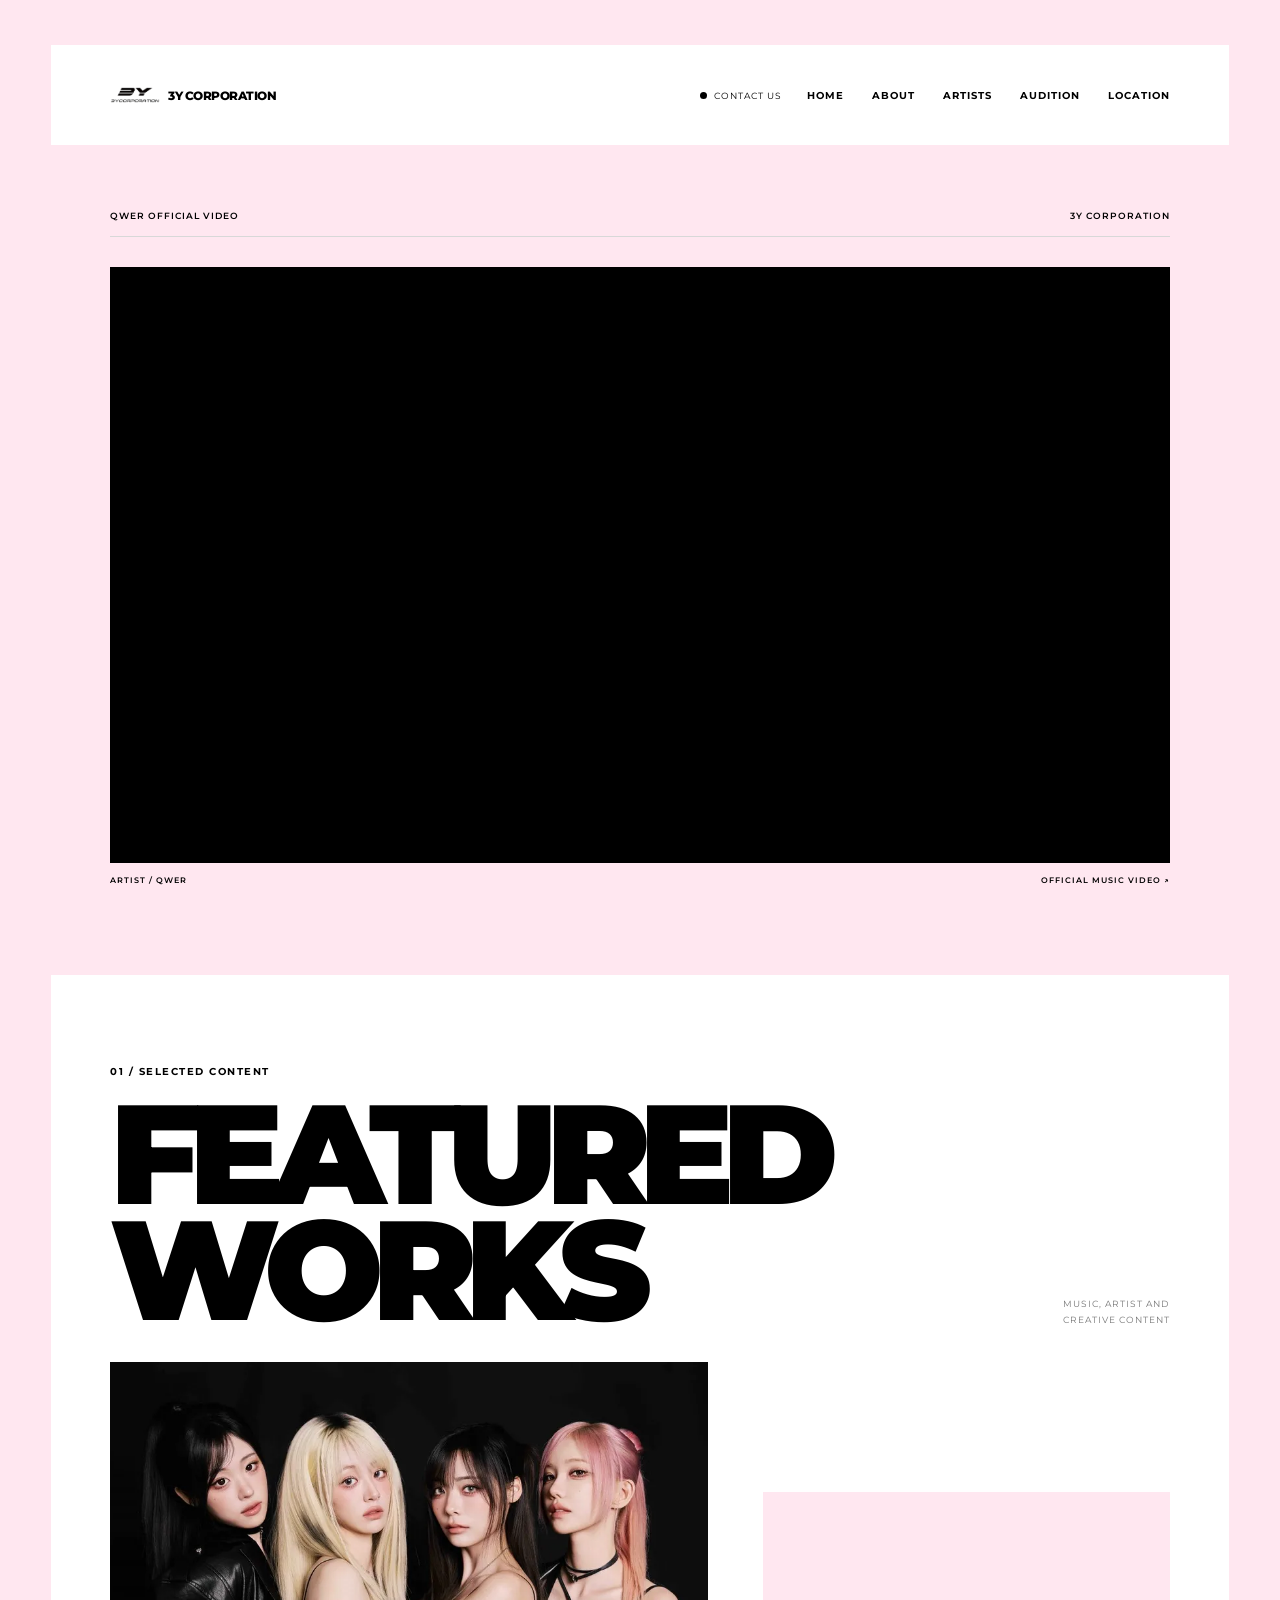
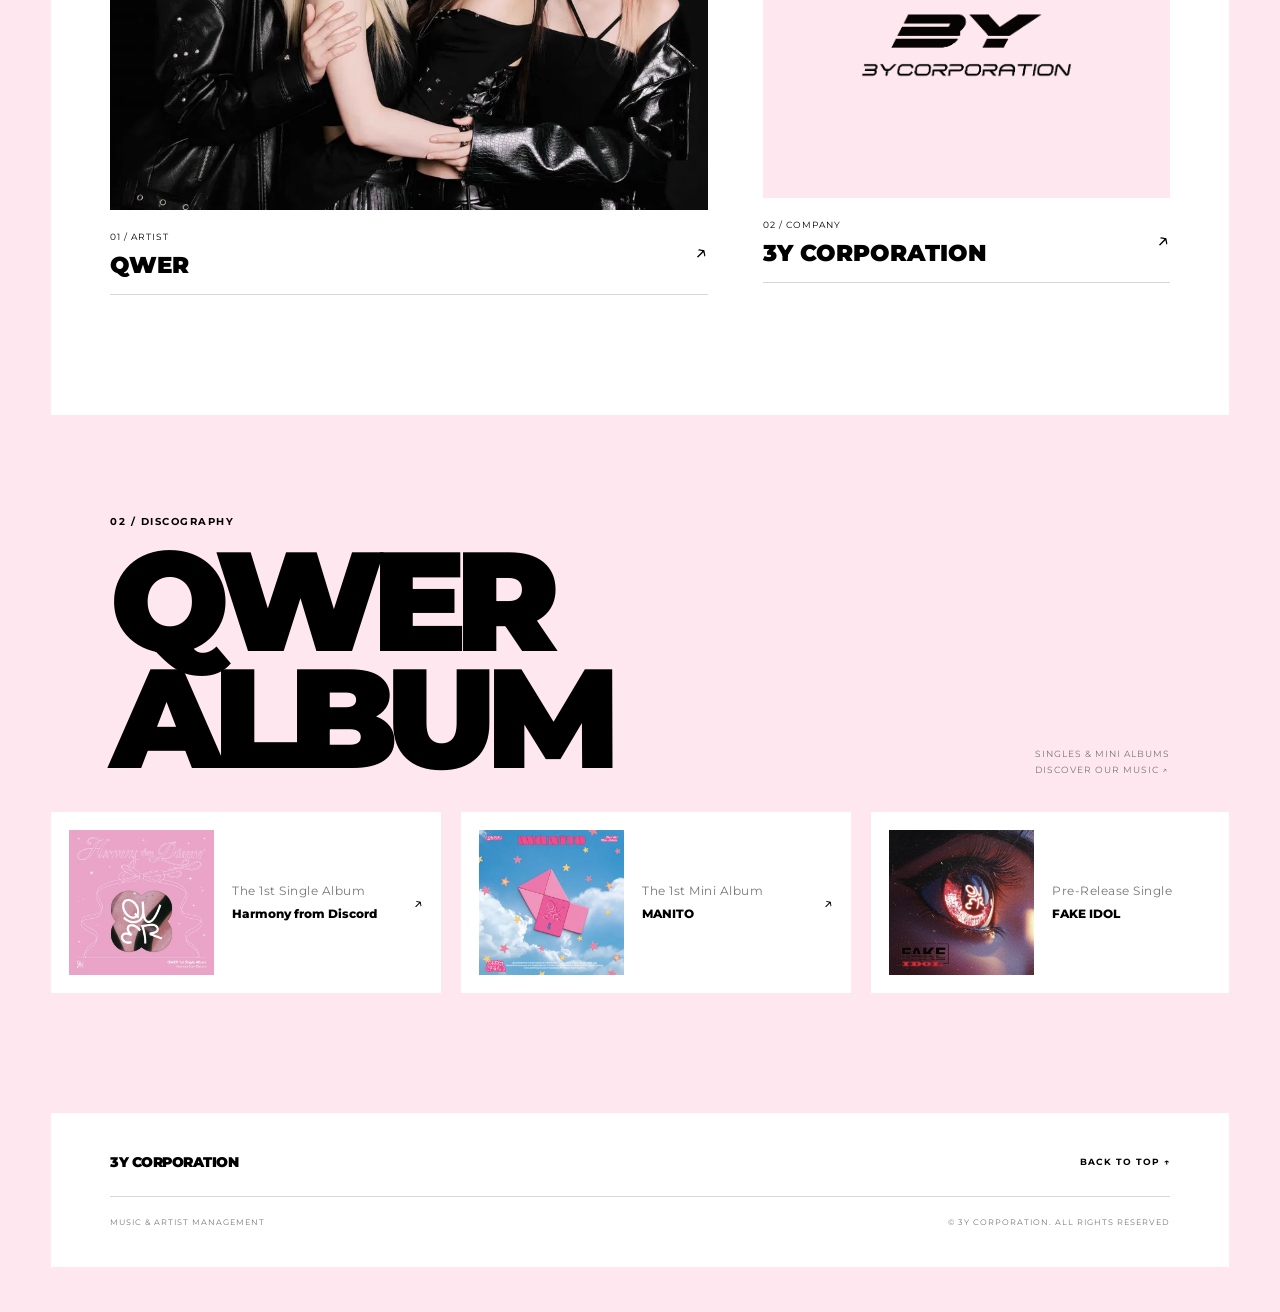
<file: index.html>
<!doctype html>
<html lang="ko">
  <head>
    <meta charset="UTF-8" />
    <meta name="viewport" content="width=device-width, initial-scale=1.0" />

    <title>HOME | 3Y CORPORATION</title>

    <link rel="preconnect" href="https://fonts.googleapis.com" />
    <link rel="preconnect" href="https://fonts.gstatic.com" crossorigin />
    <link
      href="https://fonts.googleapis.com/css2?family=Montserrat:wght@400;500;600;700;800;900&display=swap"
      rel="stylesheet"
    />

    <link rel="stylesheet" href="css/common.css" />
    <link rel="stylesheet" href="css/home.css" />
  </head>

  <body>
    <div class="site-shell">
      <!-- HEADER -->
      <header class="header">
        <div class="header-inner">
          <a href="index.html" class="logo">
            <img src="images/logo.webp" alt="3Y CORPORATION 로고" />
            <span>3Y CORPORATION</span>
          </a>

          <div class="header-actions">
            <a href="audition.html" class="contact-link">
              <span class="contact-dot"></span>
              CONTACT US
            </a>

            <input type="checkbox" id="menu-toggle" />

            <label
              for="menu-toggle"
              class="menu-button"
              aria-label="메뉴 열기 및 닫기"
            >
              <span></span>
              <span></span>
            </label>

            <nav class="nav" aria-label="주 메뉴">
              <a href="index.html">HOME</a>
              <a href="about.html">ABOUT</a>
              <a href="artists.html">ARTISTS</a>
              <a href="audition.html">AUDITION</a>
              <a href="location.html">LOCATION</a>
            </nav>
          </div>
        </div>
      </header>

      <!-- MAIN -->
      <main>
        <!-- QWER OFFICIAL VIDEO -->
        <section class="video-section">
          <div class="section-topline">
            <span>QWER OFFICIAL VIDEO</span>
            <span>3Y CORPORATION</span>
          </div>

          <div class="video-wrap">
            <iframe
              width="560"
              height="315"
              src="https://www.youtube.com/embed/v6xVldhvlrw?si=1EqJJI2o9gyy7HAY"
              title="YouTube video player"
              frameborder="0"
              allow="
                accelerometer;
                autoplay;
                clipboard-write;
                encrypted-media;
                gyroscope;
                picture-in-picture;
                web-share;
              "
              referrerpolicy="strict-origin-when-cross-origin"
              allowfullscreen
            ></iframe>
          </div>

          <div class="video-caption">
            <span>ARTIST / QWER</span>
            <span>OFFICIAL MUSIC VIDEO ↗</span>
          </div>
        </section>

        <!-- SELECTED CONTENT -->
        <section class="featured-section">
          <div class="featured-top">
            <div>
              <p class="eyebrow">01 / SELECTED CONTENT</p>
              <h1>FEATURED<br />WORKS</h1>
            </div>

            <p class="featured-description">
              MUSIC, ARTIST AND<br />
              CREATIVE CONTENT
            </p>
          </div>

          <div class="featured-grid">
            <a href="artists.html" class="featured-item">
              <div class="featured-image">
                <img src="images/qwer-group.jpg" alt="밴드 QWER 단체 사진" />
              </div>

              <div class="featured-caption">
                <div>
                  <span>01 / ARTIST</span>
                  <h2>QWER</h2>
                </div>

                <span class="item-arrow">↗</span>
              </div>
            </a>

            <a href="about.html" class="featured-item featured-item-sub">
              <div class="featured-image logo-image">
                <img src="images/logo.webp" alt="3Y CORPORATION 로고" />
              </div>

              <div class="featured-caption">
                <div>
                  <span>02 / COMPANY</span>
                  <h2>3Y CORPORATION</h2>
                </div>

                <span class="item-arrow">↗</span>
              </div>
            </a>
          </div>
        </section>

        <!-- QWER ALBUM -->
        <section class="album-section">
          <div class="album-heading">
            <div>
              <p class="eyebrow">02 / DISCOGRAPHY</p>
              <h2>QWER<br />ALBUM</h2>
            </div>

            <p>
              SINGLES & MINI ALBUMS<br />
              DISCOVER OUR MUSIC ↗
            </p>
          </div>

          <!-- 오른쪽 방향으로 움직이는 앨범 목록 -->
          <div class="album-marquee">
            <div class="album-track">
              <!-- 첫 번째 앨범 그룹 -->
              <div class="album-group">
                <a
                  href="https://www.youtube.com/watch?v=WGm2HmXeeRI"
                  target="_blank"
                  rel="noopener noreferrer"
                  class="album-card"
                >
                  <div class="album-cover">
                    <img src="images/album1.jpg" alt="QWER 앨범 커버 1" />
                  </div>

                  <div class="album-info">
                    <span>The 1st Single Album</span>
                    <h3>Harmony from Discord</h3>
                  </div>

                  <span class="album-arrow">↗</span>
                </a>

                <a
                  href="https://www.youtube.com/watch?v=ImuWa3SJulY"
                  target="_blank"
                  rel="noopener noreferrer"
                  class="album-card"
                >
                  <div class="album-cover">
                    <img src="images/album2.jpg" alt="QWER 앨범 커버 2" />
                  </div>

                  <div class="album-info">
                    <span>The 1st Mini Album</span>
                    <h3>MANITO</h3>
                  </div>

                  <span class="album-arrow">↗</span>
                </a>

                <a
                  href="https://www.youtube.com/watch?v=JFGRPgYeu38"
                  target="_blank"
                  rel="noopener noreferrer"
                  class="album-card"
                >
                  <div class="album-cover">
                    <img src="images/album3.jpg" alt="QWER 앨범 커버 3" />
                  </div>

                  <div class="album-info">
                    <span>Pre-Release Single</span>
                    <h3>FAKE IDOL</h3>
                  </div>

                  <span class="album-arrow">↗</span>
                </a>

                <a
                  href="https://www.youtube.com/watch?v=AlirzLFEHUI"
                  target="_blank"
                  rel="noopener noreferrer"
                  class="album-card"
                >
                  <div class="album-cover">
                    <img src="images/album4.jpg" alt="QWER 앨범 커버 4" />
                  </div>

                  <div class="album-info">
                    <span>The 2nd Mini Album</span>
                    <h3>Algorithm’s Blossom</h3>
                  </div>

                  <span class="album-arrow">↗</span>
                </a>

                <a
                  href="https://www.youtube.com/watch?v=CGvqj7bzCVY"
                  target="_blank"
                  rel="noopener noreferrer"
                  class="album-card"
                >
                  <div class="album-cover">
                    <img src="images/album5.jpg" alt="QWER 앨범 커버 5" />
                  </div>

                  <div class="album-info">
                    <span>Digital Single</span>
                    <h3>Youth Promise</h3>
                  </div>

                  <span class="album-arrow">↗</span>
                </a>
              </div>

              <!-- 자연스러운 반복 애니메이션을 위한 복제 그룹 -->
              <div class="album-group" aria-hidden="true">
                <div class="album-card">
                  <div class="album-cover">
                    <img src="images/album1.jpg" alt="" />
                  </div>
                  <div class="album-info">
                    <span>The 1st Single Album</span>
                    <h3>Harmony from Discord</h3>
                  </div>
                  <span class="album-arrow">↗</span>
                </div>

                <div class="album-card">
                  <div class="album-cover">
                    <img src="images/album2.jpg" alt="" />
                  </div>
                  <div class="album-info">
                    <span>The 1st Mini Album</span>
                    <h3>MANITO</h3>
                  </div>
                  <span class="album-arrow">↗</span>
                </div>

                <div class="album-card">
                  <div class="album-cover">
                    <img src="images/album3.jpg" alt="" />
                  </div>
                  <div class="album-info">
                    <span>Pre-Release Single</span>
                    <h3>FAKE IDOL</h3>
                  </div>
                  <span class="album-arrow">↗</span>
                </div>

                <div class="album-card">
                  <div class="album-cover">
                    <img src="images/album4.jpg" alt="" />
                  </div>

                  <div class="album-info">
                    <span>The 2nd Mini Album</span>
                    <h3>Algorithm’s Blossom</h3>
                  </div>
                  <span class="album-arrow">↗</span>
                </div>
                <div class="album-card">
                  <div class="album-cover">
                    <img src="images/album5.jpg" alt="" />
                  </div>
                  <div class="album-info">
                    <span>Digital Single</span>
                    <h3>Youth Promise</h3>
                  </div>
                  <span class="album-arrow">↗</span>
                </div>
              </div>
            </div>
          </div>
        </section>
      </main>

      <!-- FOOTER -->
      <footer class="footer">
        <div class="footer-top">
          <a href="index.html" class="footer-logo"> 3Y CORPORATION </a>

          <a href="#" class="back-top"> BACK TO TOP ↑ </a>
        </div>

        <div class="footer-bottom">
          <p>MUSIC & ARTIST MANAGEMENT</p>
          <p>© 3Y CORPORATION. ALL RIGHTS RESERVED</p>
        </div>
      </footer>
    </div>
  </body>
</html>
</file>
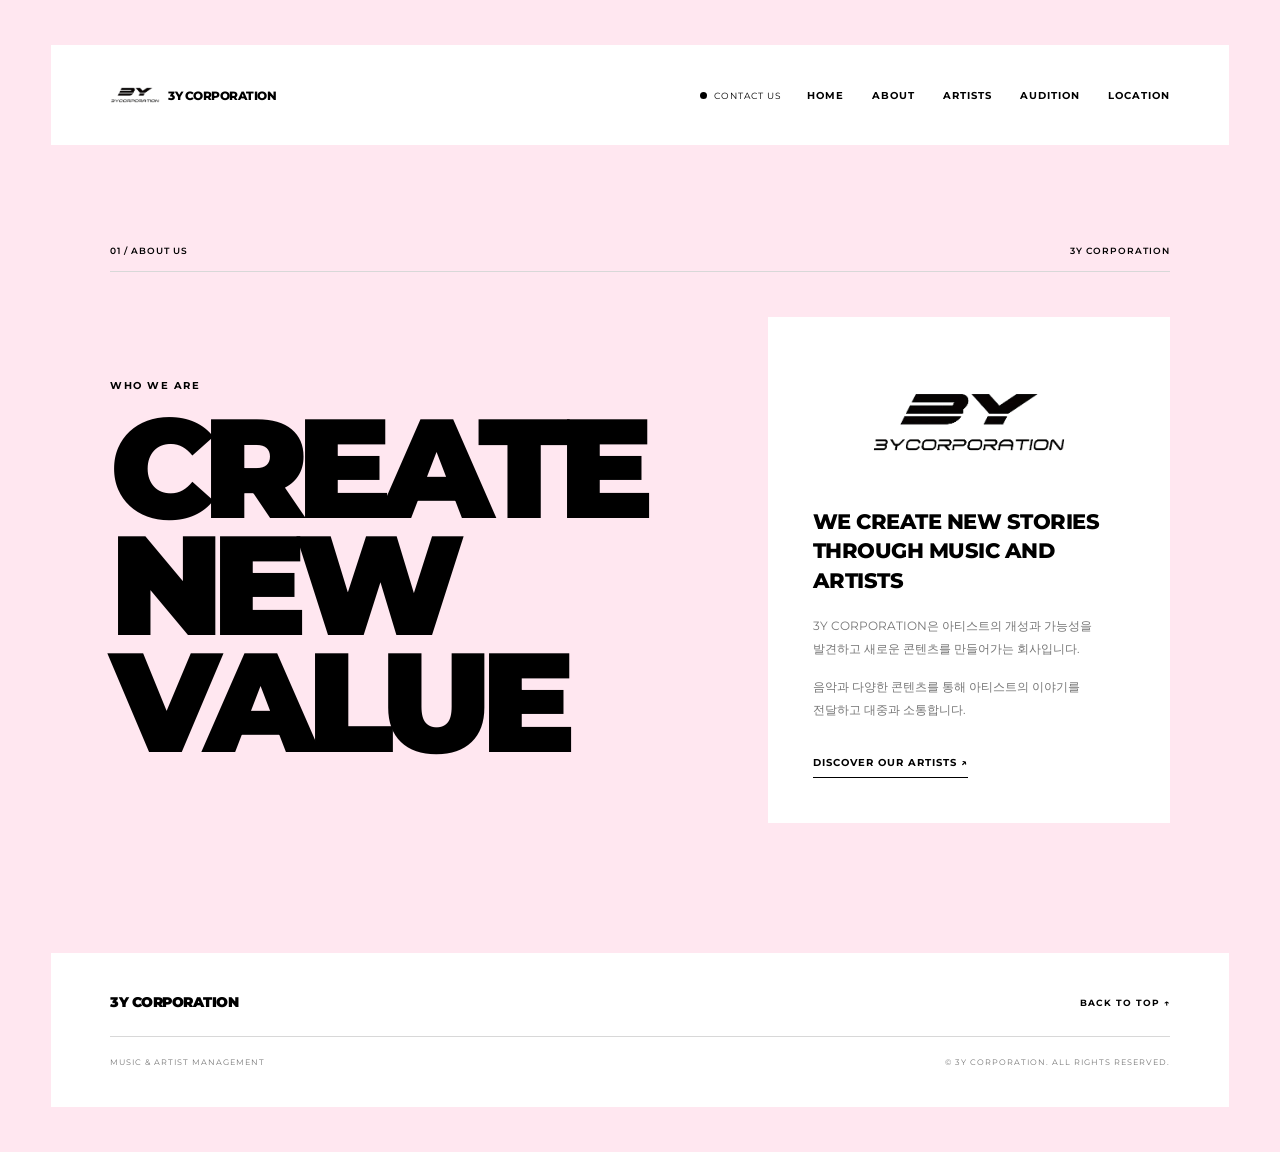
<file: about.html>
<!doctype html>
<html lang="ko">
  <head>
    <meta charset="UTF-8" />
    <meta name="viewport" content="width=device-width, initial-scale=1.0" />
    <title>ABOUT | 3Y CORPORATION</title>
    <link rel="preconnect" href="https://fonts.googleapis.com" />
    <link rel="preconnect" href="https://fonts.gstatic.com" crossorigin />
    <link
      href="https://fonts.googleapis.com/css2?family=Montserrat:wght@400;500;600;700;800;900&display=swap"
      rel="stylesheet"
    />
    <link rel="stylesheet" href="css/common.css" />
    <link rel="stylesheet" href="css/about.css" />
  </head>
  <body>
    <div class="site-shell">
      <header class="header">
        <div class="header-inner">
          <a href="index.html" class="logo">
            <img src="images/logo.webp" alt="3Y CORPORATION 로고" />
            <span>3Y CORPORATION</span>
          </a>

          <div class="header-actions">
            <a href="audition.html" class="contact-link">
              <span class="contact-dot"></span>
              CONTACT US
            </a>

            <input type="checkbox" id="menu-toggle" />

            <label
              for="menu-toggle"
              class="menu-button"
              aria-label="메뉴 열기 및 닫기"
            >
              <span></span>
              <span></span>
            </label>

            <nav class="nav" aria-label="주 메뉴">
              <a href="index.html">HOME</a>
              <a href="about.html">ABOUT</a>
              <a href="artists.html">ARTISTS</a>
              <a href="audition.html">AUDITION</a>
              <a href="location.html">LOCATION</a>
            </nav>
          </div>
        </div>
      </header>

      <main>
        <section class="about-section">
          <div class="section-topline">
            <span>01 / ABOUT US</span>
            <span>3Y CORPORATION</span>
          </div>

          <div class="about-layout">
            <div class="about-title">
              <p class="eyebrow">WHO WE ARE</p>
              <h1>CREATE<br />NEW<br />VALUE</h1>
            </div>

            <div class="about-content">
              <div class="about-logo">
                <img src="images/logo.webp" alt="3Y CORPORATION 공식 로고" />
              </div>

              <p class="about-lead">
                WE CREATE NEW STORIES THROUGH MUSIC AND ARTISTS
              </p>

              <p class="about-description">
                3Y CORPORATION은 아티스트의 개성과 가능성을 발견하고 새로운
                콘텐츠를 만들어가는 회사입니다.
              </p>

              <p class="about-description">
                음악과 다양한 콘텐츠를 통해 아티스트의 이야기를 전달하고 대중과
                소통합니다.
              </p>

              <a href="artists.html" class="text-link">
                DISCOVER OUR ARTISTS ↗
              </a>
            </div>
          </div>
        </section>
      </main>

      <footer class="footer">
        <div class="footer-top">
          <a href="index.html" class="footer-logo"> 3Y CORPORATION </a>

          <a href="#" class="back-top"> BACK TO TOP ↑ </a>
        </div>

        <div class="footer-bottom">
          <p>MUSIC & ARTIST MANAGEMENT</p>
          <p>© 3Y CORPORATION. ALL RIGHTS RESERVED.</p>
        </div>
      </footer>
    </div>
  </body>
</html>
</file>
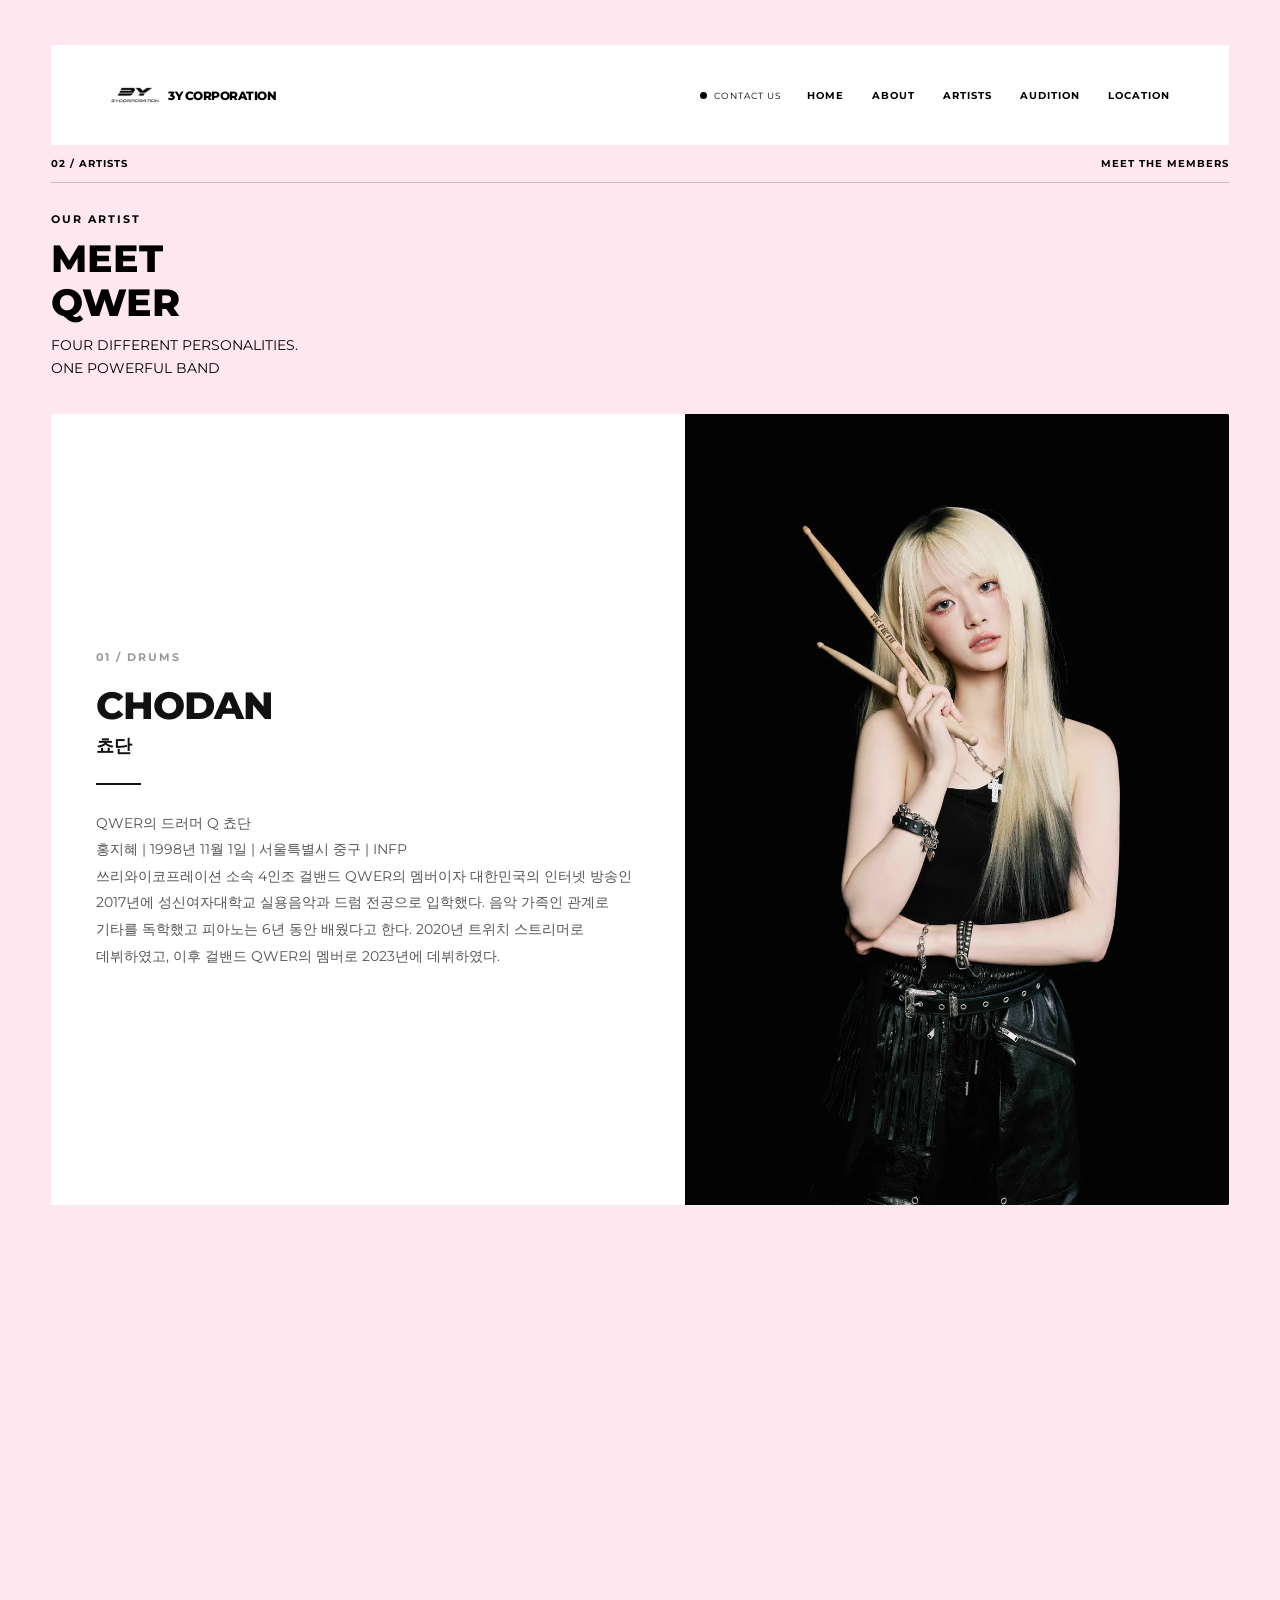
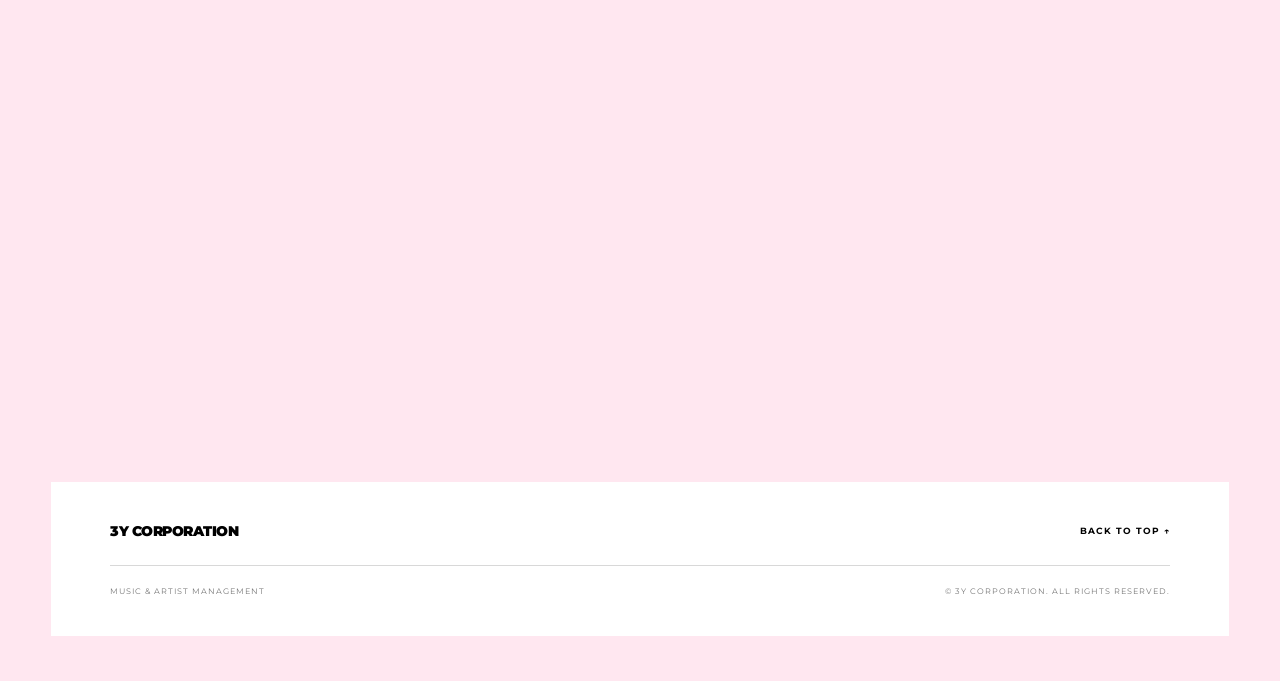
<file: artists.html>
<!doctype html>
<html lang="ko">
  <head>
    <meta charset="UTF-8" />
    <meta name="viewport" content="width=device-width, initial-scale=1.0" />
    <title>ARTISTS | QWER</title>
    <link rel="preconnect" href="https://fonts.googleapis.com" />
    <link rel="preconnect" href="https://fonts.gstatic.com" crossorigin />
    <link
      href="https://fonts.googleapis.com/css2?family=Montserrat:wght@400;500;600;700;800;900&display=swap"
      rel="stylesheet"
    />
    <link href="https://unpkg.com/aos@2.3.1/dist/aos.css" rel="stylesheet" />
    <link rel="stylesheet" href="css/common.css" />
    <link rel="stylesheet" href="css/artists.css" />
  </head>
  <body>
    <div class="site-shell">
      <header class="header">
        <div class="header-inner">
          <a href="index.html" class="logo">
            <img src="images/logo.webp" alt="3Y CORPORATION 로고" />
            <span>3Y CORPORATION</span>
          </a>

          <div class="header-actions">
            <a href="audition.html" class="contact-link">
              <span class="contact-dot"></span>
              CONTACT US
            </a>

            <input type="checkbox" id="menu-toggle" />

            <label
              for="menu-toggle"
              class="menu-button"
              aria-label="메뉴 열기 및 닫기"
            >
              <span></span>
              <span></span>
            </label>

            <nav class="nav" aria-label="주 메뉴">
              <a href="index.html">HOME</a>
              <a href="about.html">ABOUT</a>
              <a href="artists.html">ARTISTS</a>
              <a href="audition.html">AUDITION</a>
              <a href="location.html">LOCATION</a>
            </nav>
          </div>
        </div>
      </header>

      <main class="artists-main">
        <div class="artists-heading">
          <div class="section-label">
            <span>02 / ARTISTS</span>
            <span>MEET THE MEMBERS</span>
          </div>

          <div class="artists-title">
            <span>OUR ARTIST</span>
            <h1>MEET<br />QWER</h1>
            <p>
              FOUR DIFFERENT PERSONALITIES.<br />
              ONE POWERFUL BAND
            </p>
          </div>
        </div>

        <section class="artist-list">
          <!-- CHODAN -->
          <article
            class="artist-card"
            data-aos="fade-up"
            data-aos-anchor-placement="top-bottom"
          >
            <div class="artist-profile">
              <span class="artist-number">01 / DRUMS</span>
              <h2>CHODAN</h2>
              <p class="artist-name">쵸단</p>
              <div class="artist-line"></div>
              <p class="artist-description">
                QWER의 드러머 Q 쵸단<br />
                홍지혜 | 1998년 11월 1일 | 서울특별시 중구 | INFP<br />
                쓰리와이코프레이션 소속 4인조 걸밴드 QWER의 멤버이자 대한민국의
                인터넷 방송인 2017년에 성신여자대학교 실용음악과 드럼 전공으로
                입학했다. 음악 가족인 관계로 기타를 독학했고 피아노는 6년 동안
                배웠다고 한다. 2020년 트위치 스트리머로 데뷔하였고, 이후 걸밴드
                QWER의 멤버로 2023년에 데뷔하였다.
              </p>
            </div>
            <div class="artist-photo">
              <img src="images/chodan.jpg" alt="QWER 쵸단 프로필 사진" />
            </div>
          </article>

          <!-- MAGENTA -->
          <article
            class="artist-card reverse"
            data-aos="fade-up"
            data-aos-anchor-placement="top-bottom"
          >
            <div class="artist-profile">
              <span class="artist-number">02 / BASS</span>
              <h2>MAGENTA</h2>
              <p class="artist-name">마젠타</p>
              <div class="artist-line"></div>
              <p class="artist-description">
                QWER의 베이시스트 W 마젠타<br />
                이아희 | 1997년 6월 2일 | 경상북도 포항시 | ENFJ<br />
                쓰리와이코프레이션 소속 4인조 걸밴드 QWER의 멤버이자 대한민국의
                인터넷 방송인 2018년 대구 냉미녀로 페이스북에서 이름을
                날렸으며#, 재수해서 대학교에 17학번 시각디자인과로 재학
                중이었다. 2018년 11월 트위치 스트리머로 데뷔했다. 이후 2023년
                QWER로 밴드 데뷔를 하였다.
              </p>
            </div>
            <div class="artist-photo">
              <img src="images/magenta.jpg" alt="QWER 마젠타 프로필 사진" />
            </div>
          </article>

          <!-- HINA -->
          <article
            class="artist-card"
            data-aos="fade-up"
            data-aos-anchor-placement="top-bottom"
          >
            <div class="artist-profile">
              <span class="artist-number">03 / GUITAR</span>
              <h2>HINA</h2>
              <p class="artist-name">히나</p>
              <div class="artist-line"></div>
              <p class="artist-description">
                QWER의 기타리스트 E 히나<br />
                장나영 | 2001년 1월 30일 | 서울특별시 | ESTP, ISTP<br />
                쓰리와이코프레이션 소속 4인조 걸밴드 QWER의 멤버이자 대한민국의
                틱톡커, 現 키움 DRX 소속 앰배서더. 밴드 데뷔 이전에는
                '냥뇽녕냥'이라는 이름의 틱톡커로 2019년부터 활동했다. 틱톡에서
                코스프레 등으로 유명해져 많은 팔로워를 보유하면서 인기를
                얻었지만 여타 방송이나 활동에는 따로 얼굴을 비치지 않았다.
                2023년 7월 '최애의 아이들' 프로젝트 에피소드에 등장하면서 QWER에
                세 번째 멤버로 합류, 기타리스트 겸 키보디스트로 데뷔했다. QWER
                멤버로 활동하면서 히나라는 예명을 본격적으로 사용하기 시작했다.
              </p>
            </div>
            <div class="artist-photo">
              <img src="images/hina.jpg" alt="QWER 히나 프로필 사진" />
            </div>
          </article>

          <!-- SIYEON -->
          <article
            class="artist-card reverse"
            data-aos="fade-up"
            data-aos-anchor-placement="top-bottom"
          >
            <div class="artist-profile">
              <span class="artist-number">04 / VOCAL</span>
              <h2>SIYEON</h2>
              <p class="artist-name">시연</p>
              <div class="artist-line"></div>
              <p class="artist-description">
                QWER의 보컬 R 시연<br />
                이시연 | 2000년 5월 16일 | 서울특별시 송파구 | ISFP<br />
                쓰리와이코프레이션 소속 4인조 걸밴드 QWER의 멤버 홍대거리에서
                버스킹 공연하던 '나풀나풀'이라는 댄스팀으로 2018년에서
                2019년까지 활동했었다. 2023년 8월 13일, 김계란의 최애의 아이들
                프로젝트를 통해 결성된 걸즈 밴드 QWER에 메인보컬로 합류했으며
                세컨기타(리듬기타)[18]도 맡고 있다. 인스타그램 라이브 당시
                김계란이 직접 등장하여 통역과 출연 관련 질문을 한 후 DM을
                주고받다가, 결국 오사카시에 김계란이 직접 찾아가 QWER의 최종
                멤버로 섭외했다.
              </p>
            </div>
            <div class="artist-photo">
              <img src="images/siyeon.jpg" alt="QWER 시연 프로필 사진" />
            </div>
          </article>
        </section>
      </main>

      <footer class="footer">
        <div class="footer-top">
          <a href="index.html" class="footer-logo"> 3Y CORPORATION </a>

          <a href="#" class="back-top"> BACK TO TOP ↑ </a>
        </div>

        <div class="footer-bottom">
          <p>MUSIC & ARTIST MANAGEMENT</p>
          <p>© 3Y CORPORATION. ALL RIGHTS RESERVED.</p>
        </div>
      </footer>
    </div>
    <script src="https://unpkg.com/aos@2.3.1/dist/aos.js"></script>
    <script>
      AOS.init();
    </script>
  </body>
</html>
</file>
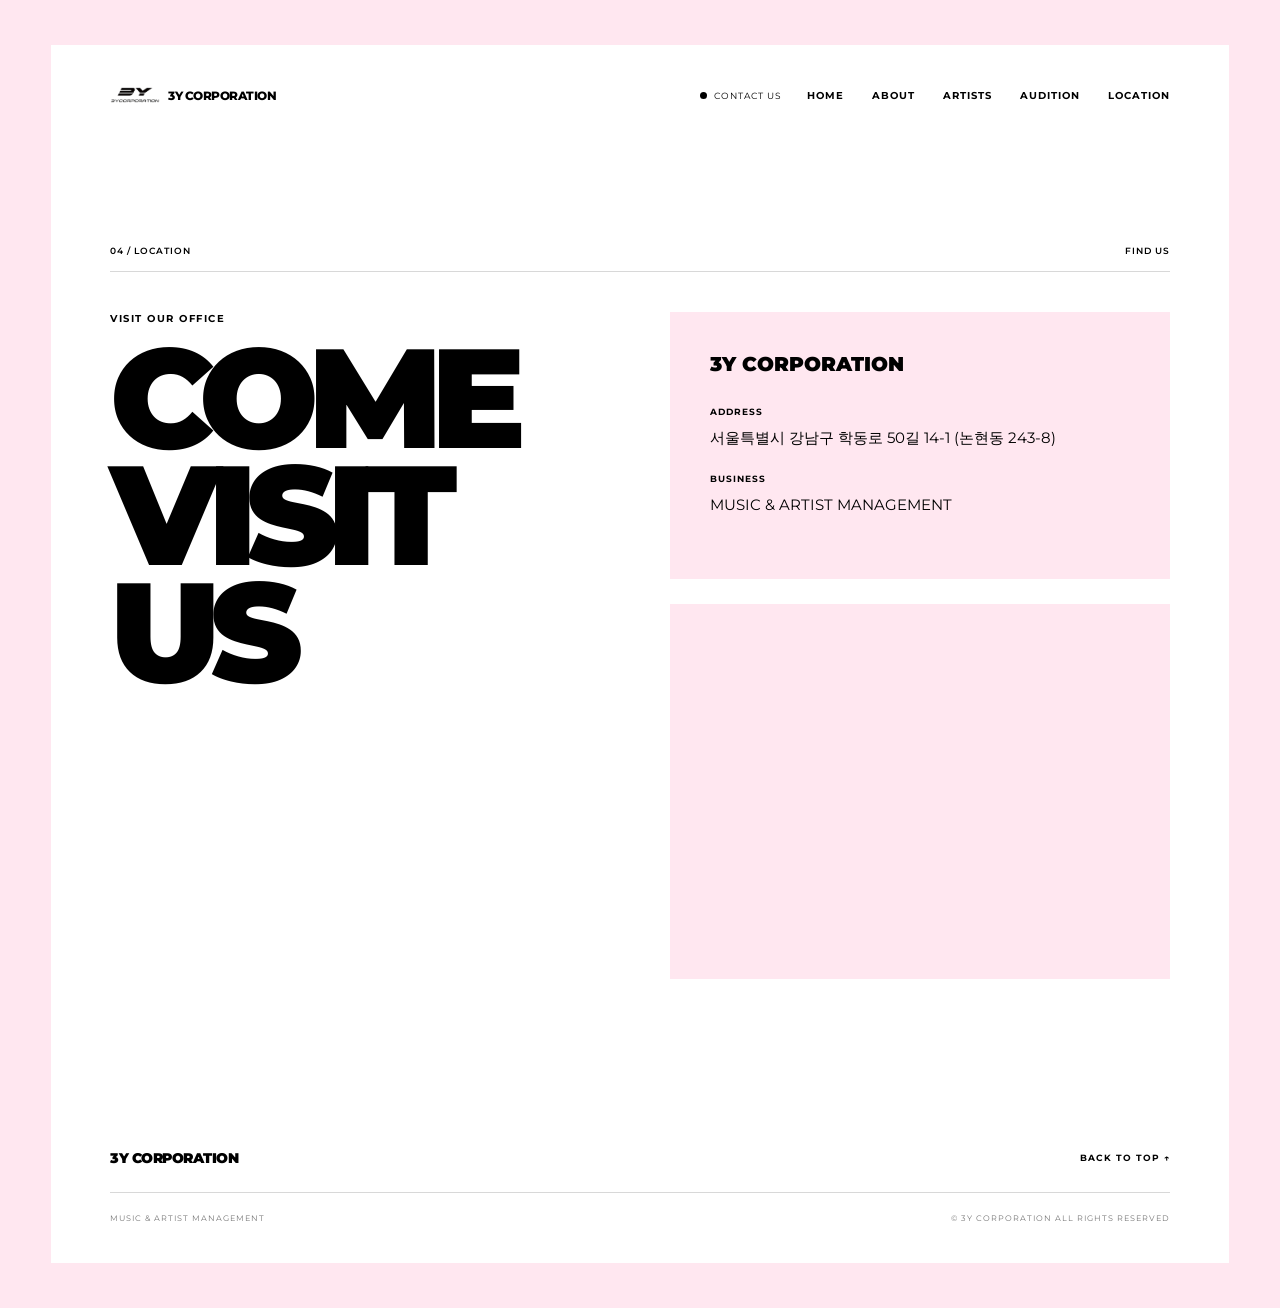
<file: location.html>
<!doctype html>
<html lang="ko">
  <head>
    <meta charset="UTF-8" />
    <meta name="viewport" content="width=device-width, initial-scale=1.0" />
    <title>LOCATION | 3Y CORPORATION</title>
    <link rel="preconnect" href="https://fonts.googleapis.com" />
    <link rel="preconnect" href="https://fonts.gstatic.com" crossorigin />
    <link
      href="https://fonts.googleapis.com/css2?family=Montserrat:wght@400;500;600;700;800;900&display=swap"
      rel="stylesheet"
    />
    <link rel="stylesheet" href="css/common.css" />
    <link rel="stylesheet" href="css/location.css" />
  </head>
  <body>
    <div class="site-shell">
      <header class="header">
        <div class="header-inner">
          <a href="index.html" class="logo">
            <img src="images/logo.webp" alt="3Y CORPORATION 로고" />
            <span>3Y CORPORATION</span>
          </a>

          <div class="header-actions">
            <a href="audition.html" class="contact-link">
              <span class="contact-dot"></span>
              CONTACT US
            </a>

            <input type="checkbox" id="menu-toggle" />

            <label
              for="menu-toggle"
              class="menu-button"
              aria-label="메뉴 열기 및 닫기"
            >
              <span></span>
              <span></span>
            </label>

            <nav class="nav" aria-label="주 메뉴">
              <a href="index.html">HOME</a>
              <a href="about.html">ABOUT</a>
              <a href="artists.html">ARTISTS</a>
              <a href="audition.html">AUDITION</a>
              <a href="location.html">LOCATION</a>
            </nav>
          </div>
        </div>
      </header>

      <main>
        <section class="location-section">
          <div class="section-topline">
            <span>04 / LOCATION</span>
            <span>FIND US</span>
          </div>

          <div class="location-layout">
            <div class="location-heading">
              <p class="eyebrow">VISIT OUR OFFICE</p>
              <h1>COME<br />VISIT<br />US</h1>
            </div>

            <div class="location-content">
              <div class="location-info">
                <h2>3Y CORPORATION</h2>

                <div class="location-detail">
                  <span>ADDRESS</span>
                  <p>서울특별시 강남구 학동로 50길 14-1 (논현동 243-8)</p>
                </div>

                <div class="location-detail">
                  <span>BUSINESS</span>
                  <p>MUSIC & ARTIST MANAGEMENT</p>
                </div>
              </div>

              <div class="map-wrap">
                <iframe
                  src="https://www.google.com/maps?q=%EC%84%9C%EC%9A%B8%ED%8A%B9%EB%B3%84%EC%8B%9C%20%EA%B0%95%EB%82%A8%EA%B5%AC%20%ED%95%99%EB%8F%99%EB%A1%9C%2050%EA%B8%B8%2014-1%20(%EB%85%BC%ED%98%84%EB%8F%99%20243-8)&output=embed"
                  title="3Y CORPORATION 위치 지도"
                  loading="lazy"
                  referrerpolicy="strict-origin-when-cross-origin"
                  allowfullscreen
                >
                </iframe>
              </div>
            </div>
          </div>
        </section>
      </main>

      <footer class="footer">
        <div class="footer-top">
          <a href="index.html" class="footer-logo"> 3Y CORPORATION </a>

          <a href="#" class="back-top"> BACK TO TOP ↑ </a>
        </div>

        <div class="footer-bottom">
          <p>MUSIC & ARTIST MANAGEMENT</p>
          <p>© 3Y CORPORATION ALL RIGHTS RESERVED</p>
        </div>
      </footer>
    </div>
  </body>
</html>
</file>
<file: css/common.css>
/* =========================
   3Y CORPORATION
   COMMON CSS
========================= */

/* COLOR VARIABLES */

:root {
  --main-pink: #ffe7f0;
  --point-white: #ffffff;
  --text-black: #000000;
  --sub-gray: #777777;
  --line-color: #d8d8d8;
  --soft-pink: #f9dce7;

  --font-main: "Montserrat", sans-serif;
}

/* RESET */

* {
  margin: 0;
  padding: 0;
  box-sizing: border-box;
}

html {
  width: 100%;
  scroll-behavior: smooth;
  overflow-x: clip;
}

body {
  width: 100%;
  min-width: 320px;
  overflow-x: clip;
  background: var(--main-pink);
  color: var(--text-black);
  font-family: var(--font-main);
  -webkit-font-smoothing: antialiased;
}

img,
iframe {
  display: block;
  max-width: 100%;
}

img {
  height: auto;
}

a {
  color: inherit;
  text-decoration: none;
}

button,
input {
  font: inherit;
}

.site-shell {
  width: 92%;
  max-width: 1500px;
  margin: 24px auto;
  background: var(--main-pink);
  overflow: clip;
}

/* COMMON TEXT */

.eyebrow {
  font-size: 10px;
  font-weight: 700;
  letter-spacing: 1.5px;
}

.section-topline {
  display: flex;
  justify-content: space-between;
  align-items: center;
  gap: 15px;
  padding-bottom: 15px;
  border-bottom: 1px solid var(--line-color);
  font-size: 9px;
  font-weight: 600;
  letter-spacing: 1px;
}

/* HEADER */

.header {
  position: sticky;
  top: 0;
  z-index: 1000;
  width: 100%;
  padding: 20px 5%;
  background: var(--point-white);
}

.header-inner {
  display: flex;
  justify-content: space-between;
  align-items: center;
  gap: 15px;
  min-height: 28px;
}

.logo {
  display: flex;
  align-items: center;
  gap: 8px;
  flex-shrink: 0;
  font-size: 11px;
  font-weight: 800;
  letter-spacing: -0.5px;
}

.logo img {
  width: 50px;
  height: 50px;
  object-fit: contain;
}

.header-actions {
  position: relative;
  display: flex;
  align-items: center;
  gap: 25px;
}

/* CONTACT LINK */

.contact-link {
  display: flex;
  align-items: center;
  gap: 7px;
  font-size: 9px;
  letter-spacing: 1px;
  white-space: nowrap;
}

.contact-dot {
  width: 7px;
  height: 7px;
  border-radius: 50%;
  background: var(--text-black);
}

/* HAMBURGER MENU */

#menu-toggle {
  position: absolute;
  width: 1px;
  height: 1px;
  opacity: 0;
}

.menu-button {
  display: flex;
  width: 30px;
  height: 25px;
  flex-direction: column;
  justify-content: center;
  gap: 6px;
  cursor: pointer;
}

.menu-button span {
  display: block;
  width: 27px;
  height: 1px;
  background: var(--text-black);
  transition: 0.3s;
}

#menu-toggle:checked + .menu-button span:first-child {
  transform: translateY(3.5px) rotate(45deg);
}

#menu-toggle:checked + .menu-button span:last-child {
  transform: translateY(-3.5px) rotate(-45deg);
}

/* MOBILE NAV */

.nav {
  display: none;
  position: absolute;
  top: calc(100% + 20px);
  right: 0;
  z-index: 1001;
  width: min(230px, 80vw);
  padding: 25px;
  background: var(--point-white);
  flex-direction: column;
  gap: 22px;
  box-shadow: 0 10px 25px rgba(0, 0, 0, 0.08);
}

#menu-toggle:checked ~ .nav {
  display: flex;
}

.nav a {
  display: block;
  font-size: 12px;
  font-weight: 700;
  letter-spacing: 1px;
  transition: opacity 0.3s;
}

.nav a:hover {
  opacity: 0.5;
}

/* FOOTER */

.footer {
  padding: 30px 5%;
  background: var(--point-white);
}

.footer-top {
  display: flex;
  justify-content: space-between;
  align-items: center;
  gap: 15px;
  padding-bottom: 25px;
  border-bottom: 1px solid var(--line-color);
}

.footer-logo {
  font-size: 14px;
  font-weight: 900;
  letter-spacing: -0.5px;
}

.back-top {
  font-size: 9px;
  font-weight: 700;
  letter-spacing: 1px;
}

.footer-bottom {
  display: flex;
  flex-direction: column;
  gap: 10px;
  padding-top: 20px;
  font-size: 8px;
  letter-spacing: 1px;
  color: var(--sub-gray);
}

/* TABLET */

@media (min-width: 768px) {
  .site-shell {
    margin: 35px auto;
  }

  .header {
    padding: 23px 5%;
  }

  .header-actions {
    gap: 25px;
  }

  .menu-button {
    display: none;
  }

  #menu-toggle {
    display: none;
  }

  .nav {
    display: flex;
    position: static;
    width: auto;
    padding: 0;
    background: transparent;
    flex-direction: row;
    align-items: center;
    gap: 18px;
    box-shadow: none;
  }

  .nav a {
    font-size: 9px;
  }

  .footer-bottom {
    flex-direction: row;
    justify-content: space-between;
  }
}

/* PC */

@media (min-width: 1024px) {
  .site-shell {
    margin: 45px auto;
  }

  .header {
    padding: 25px 5%;
  }

  .logo {
    font-size: 12px;
  }

  .nav {
    gap: 28px;
  }

  .nav a {
    font-size: 10px;
  }

  .footer {
    padding: 40px 5%;
  }
}

/* REDUCED MOTION */

@media (prefers-reduced-motion: reduce) {
  html {
    scroll-behavior: auto;
  }

  *,
  *::before,
  *::after {
    animation-duration: 0.01ms !important;
    animation-iteration-count: 1 !important;
    transition-duration: 0.01ms !important;
  }
}
</file>
<file: css/home.css>
/* =========================
   HOME - VIDEO
========================= */

.video-section {
  padding: 35px 5% 55px;
  background: var(--main-pink);
}

.video-wrap {
  width: 100%;
  aspect-ratio: 16 / 9;
  margin-top: 25px;
  overflow: hidden;
  background: var(--text-black);
}

.video-wrap iframe {
  width: 100%;
  height: 100%;
  border: 0;
}

.video-caption {
  display: flex;
  justify-content: space-between;
  gap: 12px;
  margin-top: 12px;
  font-size: 8px;
  font-weight: 600;
  letter-spacing: 1px;
}

/* =========================
   SELECTED CONTENT
========================= */

.featured-section {
  padding: 55px 5% 75px;
  background: var(--point-white);
}

.featured-top {
  display: flex;
  flex-direction: column;
  gap: 20px;
  margin-bottom: 35px;
}

.featured-top h1 {
  margin-top: 18px;
  font-size: clamp(55px, 13vw, 120px);
  line-height: 0.82;
  letter-spacing: -0.085em;
  font-weight: 900;
}

.featured-description {
  font-size: 9px;
  line-height: 1.7;
  letter-spacing: 1px;
  color: var(--sub-gray);
}

.featured-grid {
  display: grid;
  grid-template-columns: 1fr;
  gap: 35px;
}

.featured-item {
  display: block;
  min-width: 0;
}

.featured-image {
  width: 100%;
  aspect-ratio: 4 / 3;
  overflow: hidden;
  background: var(--main-pink);
}

.featured-image img {
  width: 100%;
  height: 100%;
  object-fit: cover;
  transition: transform 0.5s ease;
}

.featured-item:hover .featured-image img {
  transform: scale(1.04);
}

.logo-image {
  display: flex;
  justify-content: center;
  align-items: center;
  padding: 35px;
}

.logo-image img {
  width: 65%;
  height: 65%;
  object-fit: contain;
}

.featured-caption {
  display: flex;
  justify-content: space-between;
  align-items: center;
  gap: 10px;
  padding: 15px 0;
  border-bottom: 1px solid var(--line-color);
}

.featured-caption div > span {
  font-size: 9px;
  letter-spacing: 1px;
}

.featured-caption h2 {
  margin-top: 7px;
  font-size: 20px;
  font-weight: 900;
  overflow-wrap: anywhere;
}

.item-arrow {
  font-size: 23px;
}

/* =========================
   ALBUM MARQUEE
========================= */

.album-section {
  padding: 55px 0 75px;
  background: var(--main-pink);
  overflow: hidden;
}

.album-heading {
  display: flex;
  flex-direction: column;
  gap: 20px;
  padding: 0 5%;
  margin-bottom: 35px;
}

.album-heading h2 {
  margin-top: 15px;
  font-size: clamp(55px, 12vw, 115px);
  line-height: 0.83;
  letter-spacing: -0.08em;
  font-weight: 900;
}

.album-heading > p:last-child {
  font-size: 9px;
  line-height: 1.7;
  letter-spacing: 1px;
  color: var(--sub-gray);
}

/* 앨범 트랙 */

.album-marquee {
  width: 100%;
  overflow: hidden;
}

.album-track {
  display: flex;
  width: max-content;
  animation: album-move-right 45s linear infinite;
  will-change: transform;
}

.album-marquee:hover .album-track {
  animation-play-state: paused;
}

.album-group {
  display: flex;
  flex-shrink: 0;
  align-items: stretch;
  gap: 15px;
  padding-right: 15px;
}

.album-card {
  display: grid;
  grid-template-columns: 95px minmax(100px, 1fr) 20px;
  align-items: center;
  gap: 12px;
  width: 260px;
  min-width: 0;
  padding: 12px;
  background: var(--point-white);
}

.album-cover {
  width: 95px;
  aspect-ratio: 1;
  overflow: hidden;
  background: var(--soft-pink);
}

.album-cover img {
  width: 100%;
  height: 100%;
  object-fit: cover;
  transition: transform 0.4s ease;
}

.album-card:hover .album-cover img {
  transform: scale(1.06);
}

.album-info {
  min-width: 0;
}

.album-info span {
  display: block;
  font-size: 12px;
  letter-spacing: 0.5px;
  color: var(--sub-gray);
}

.album-info h3 {
  margin-top: 8px;
  font-size: 11px;
  font-weight: 800;
  line-height: 1.4;
  overflow-wrap: anywhere;
}

.album-arrow {
  font-size: 17px;
  text-align: right;
}

/* 왼쪽에서 오른쪽으로 흐르는 애니메이션 */

@keyframes album-move-right {
  from {
    transform: translateX(-50%);
  }

  to {
    transform: translateX(0);
  }
}

/* =========================
   TABLET
========================= */

@media (min-width: 768px) {
  .video-section {
    padding: 55px 5% 75px;
  }

  .featured-section {
    padding: 75px 5% 95px;
  }

  .featured-top {
    flex-direction: row;
    justify-content: space-between;
    align-items: flex-end;
  }

  .featured-top h1 {
    font-size: clamp(80px, 10vw, 130px);
  }

  .featured-grid {
    grid-template-columns: 1.1fr 0.8fr;
    gap: 30px;
    align-items: start;
  }

  .featured-item-sub {
    margin-top: 100px;
  }

  .album-section {
    padding: 75px 0 95px;
  }

  .album-heading {
    flex-direction: row;
    justify-content: space-between;
    align-items: flex-end;
    padding: 0 5%;
  }

  .album-heading h2 {
    font-size: clamp(80px, 10vw, 130px);
  }

  .album-card {
    grid-template-columns: 120px minmax(120px, 1fr) 25px;
    width: 330px;
    gap: 16px;
    padding: 15px;
  }

  .album-cover {
    width: 120px;
  }

  .album-info h3 {
    font-size: 13px;
  }
}

/* =========================
   PC
========================= */

@media (min-width: 1024px) {
  .video-section {
    padding: 65px 5% 90px;
  }

  .video-wrap {
    margin-top: 30px;
  }

  .featured-section {
    padding: 90px 5% 120px;
  }

  .featured-top h1 {
    font-size: clamp(110px, 11vw, 160px);
  }

  .featured-grid {
    grid-template-columns: 1.1fr 0.75fr;
    gap: 55px;
  }

  .featured-item-sub {
    margin-top: 130px;
  }

  .featured-caption h2 {
    font-size: 23px;
  }

  .album-section {
    padding: 100px 0 120px;
  }

  .album-heading h2 {
    font-size: clamp(110px, 11vw, 160px);
  }

  .album-group {
    gap: 20px;
    padding-right: 20px;
  }

  .album-card {
    grid-template-columns: 145px minmax(140px, 1fr) 25px;
    width: 390px;
    gap: 18px;
    padding: 18px;
  }

  .album-cover {
    width: 145px;
  }

  .album-info h3 {
    font-size: 12px;
  }
}
</file>
<file: css/about.css>
/* =========================
   ABOUT
========================= */

.about-section {
  padding: 55px 5% 80px;
  background: var(--main-pink);
}

.about-layout {
  display: grid;
  grid-template-columns: 1fr;
  gap: 35px;
  padding-top: 45px;
}

.about-title h1 {
  margin-top: 18px;
  font-size: clamp(60px, 13vw, 120px);
  line-height: 0.83;
  letter-spacing: -0.08em;
  font-weight: 900;
}

.about-content {
  min-width: 0;
  padding: 25px;
  background: var(--point-white);
}

.about-logo {
  width: 100%;
  height: 120px;
  display: flex;
  justify-content: center; /* 가로 가운데 정렬 */
  align-items: center; /* 세로 가운데 정렬 */
  margin-bottom: 25px;
}

.about-logo img {
  width: 200px;
  height: 200px;
  object-fit: contain;
}

.about-lead {
  margin-bottom: 20px;
  font-size: 17px;
  line-height: 1.4;
  font-weight: 800;
  letter-spacing: -0.5px;
}

.about-description {
  margin-bottom: 15px;
  color: var(--sub-gray);
  font-size: 12px;
  line-height: 1.9;
  word-break: keep-all;
}

.text-link {
  display: inline-block;
  margin-top: 20px;
  padding-bottom: 8px;
  border-bottom: 1px solid var(--text-black);
  font-size: 10px;
  font-weight: 700;
  letter-spacing: 1px;
}

/* TABLET */

@media (min-width: 768px) {
  .about-section {
    padding: 75px 5% 100px;
  }

  .about-layout {
    grid-template-columns: 1.1fr 0.9fr;
    gap: 35px;
    align-items: center;
  }

  .about-title h1 {
    font-size: clamp(75px, 10vw, 125px);
  }

  .about-content {
    padding: 35px;
  }
}

/* PC */

@media (min-width: 1024px) {
  .about-section {
    padding: 100px 5% 130px;
  }

  .about-layout {
    grid-template-columns: 1.2fr 0.8fr;
    gap: 55px;
  }

  .about-title h1 {
    font-size: clamp(110px, 11vw, 160px);
  }

  .about-content {
    padding: 45px;
  }

  .about-lead {
    font-size: 21px;
  }
}
</file>
<file: css/artists.css>
/* =========================
   ARTISTS PAGE
========================= */

.artists-main {
  width: 100%;
}

/* 상단 제목 */
.artists-heading {
  width: 100%;
}

.section-label {
  display: flex;
  justify-content: space-between;
  padding: 12px 0;
  border-bottom: 1px solid rgba(0, 0, 0, 0.2);
  font-size: 10px;
  font-weight: 700;
  letter-spacing: 1px;
}

.artists-title {
  padding: 25px 0 35px;
}

.artists-title > span {
  font-size: 11px;
  letter-spacing: 2px;
  font-weight: 700;
}

.artists-title h1 {
  font-size: 38px;
  line-height: 1.15;
  margin: 10px 0;
  font-weight: 800;
}

.artists-title p {
  font-size: 14px;
  line-height: 1.6;
}

/* 멤버 카드 전체 */
.artist-list {
  display: flex;
  flex-direction: column;
  gap: 35px;
  margin: 0 auto;
}

/* 멤버 카드 */
.artist-card {
  display: flex;
  width: 100%;
  min-height: 420px;
  background: #ffffff;
  overflow: hidden;
  border-radius: 2px;
}

/* 사진과 프로필 좌우 반전 */
.artist-card.reverse {
  flex-direction: row-reverse;
}

/* 프로필 영역 */
.artist-profile {
  flex: 1;
  display: flex;
  flex-direction: column;
  justify-content: center;
  padding: 45px;
  color: #111111;
}

.artist-number {
  font-size: 11px;
  letter-spacing: 2px;
  color: #999999;
  font-weight: 700;
}

.artist-profile h2 {
  font-size: 38px;
  font-weight: 800;
  margin: 18px 0 5px;
  letter-spacing: -1px;
}

.artist-name {
  font-size: 18px;
  font-weight: 600;
}

.artist-line {
  width: 45px;
  height: 2px;
  background: #111111;
  margin: 25px 0;
}

.artist-description {
  font-size: 14px;
  line-height: 1.9;
  color: #555555;
  word-break: keep-all;
}

/* 멤버 사진 영역 */
.artist-photo {
  flex: 1;
  min-width: 0;
  overflow: hidden;
  background: #111111;
}

.artist-photo img {
  display: block;
  width: 100%;
  height: 100%;
  min-height: 420px;
  object-fit: cover;
  object-position: center top;
  transition: transform 0.5s ease;
}

.artist-card:hover .artist-photo img {
  transform: scale(1.04);
}

/* =========================
   TABLET
========================= */

@media (max-width: 1024px) {
  .artist-card {
    min-height: 350px;
  }

  .artist-profile {
    padding: 30px;
  }

  .artist-profile h2 {
    font-size: 30px;
  }

  .artist-photo img {
    min-height: 350px;
  }
}

/* =========================
   MOBILE
========================= */

@media (max-width: 767px) {
  .artists-main {
    padding: 0 18px 50px;
  }

  .artists-title h1 {
    font-size: 32px;
  }

  .artist-list {
    gap: 25px;
  }

  .artist-card,
  .artist-card.reverse {
    flex-direction: column;
    min-height: auto;
  }

  .artist-profile {
    padding: 30px 25px;
    min-height: 230px;
  }

  .artist-profile h2 {
    font-size: 30px;
    margin: 12px 0 5px;
  }

  .artist-description {
    font-size: 13px;
  }

  .artist-photo img {
    width: 100%;
    height: 320px;
    min-height: 0;
    object-fit: cover;
    object-position: center 25%;
  }
}
</file>
<file: css/location.css>
/* =========================
   LOCATION
========================= */

.location-section {
  padding: 55px 5% 80px;
  background: var(--point-white);
}

.location-layout {
  display: grid;
  grid-template-columns: 1fr;
  gap: 35px;
  padding-top: 40px;
}

.location-heading h1 {
  margin-top: 15px;
  font-size: clamp(65px, 13vw, 120px);
  line-height: 0.83;
  letter-spacing: -0.08em;
  font-weight: 900;
}

.location-content {
  min-width: 0;
}

.location-info {
  padding: 25px;
  background: var(--main-pink);
}

.location-info h2 {
  margin-bottom: 30px;
  font-size: 20px;
  font-weight: 900;
}

.location-detail {
  margin-bottom: 22px;
}

.location-detail span {
  display: block;
  margin-bottom: 8px;
  font-size: 9px;
  font-weight: 700;
  letter-spacing: 1px;
}

.location-detail p {
  font-size: 15px;
  line-height: 1.7;
  word-break: keep-all;
}

.map-wrap {
  width: 100%;
  aspect-ratio: 4 / 3;
  margin-top: 25px;
  overflow: hidden;
  background: var(--main-pink);
}

.map-wrap iframe {
  width: 100%;
  height: 100%;
  border: 0;
}

/* TABLET */

@media (min-width: 768px) {
  .location-section {
    padding: 75px 5% 100px;
  }

  .location-layout {
    grid-template-columns: 0.9fr 1.1fr;
    gap: 35px;
    align-items: start;
  }

  .location-heading h1 {
    font-size: clamp(75px, 9vw, 120px);
  }

  .location-info {
    padding: 30px;
  }
}

/* PC */

@media (min-width: 1024px) {
  .location-section {
    padding: 100px 5% 130px;
  }

  .location-layout {
    grid-template-columns: 1fr 1fr;
    gap: 60px;
  }

  .location-heading h1 {
    font-size: clamp(110px, 11vw, 155px);
  }

  .location-info {
    padding: 40px;
  }
}
</file>
